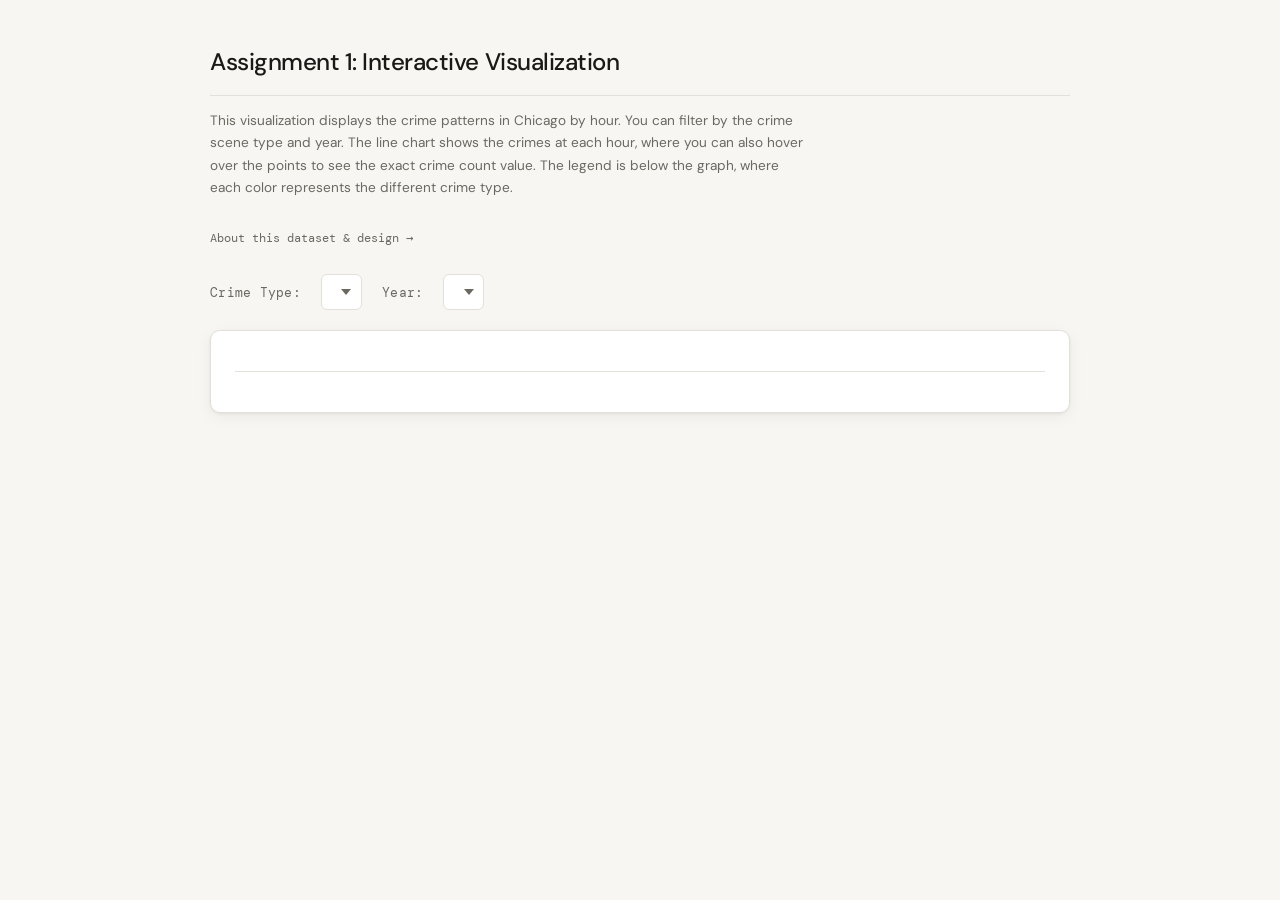
<file: index.html>
<!DOCTYPE html>
<html lang="en">

<head>
    <meta charset="UTF-8">
    <meta name="viewport" content="width=device-width, initial-scale=1.0">
    <title>Assignment 1: Interactive Visualization</title>
    <link rel="stylesheet" href="css/styles.css">
</head>

<body>

    <div class="container"> <!-- Centers content and sets max width -->
        <h1>Assignment 1: Interactive Visualization</h1>
        <p id="description">
            This visualization displays the crime patterns in Chicago by hour. You can filter by the crime scene type and year.
            The line chart shows the crimes at each hour, where you can also hover over the points to see the exact crime count value.
            The legend is below the graph, where each color represents the different crime type.
        </p>
        <a href="about.html" id="about-link">About this dataset &amp; design →</a>
        <div id="controls">
            Crime Type: <select id="crimeType" class="variable">All Crime Types</select>
            Year: <select id="crimeYear" class="variable"></select>
        </div>

        <div class="vis-container">
            <div id="vis"></div>
            <div id="legend"></div>
        </div>
    </div>



    <!-- Load D3.js -->
    <script src="https://d3js.org/d3.v7.min.js"></script>
    <script src="js/script.js"></script>
</body>

</html>
</file>
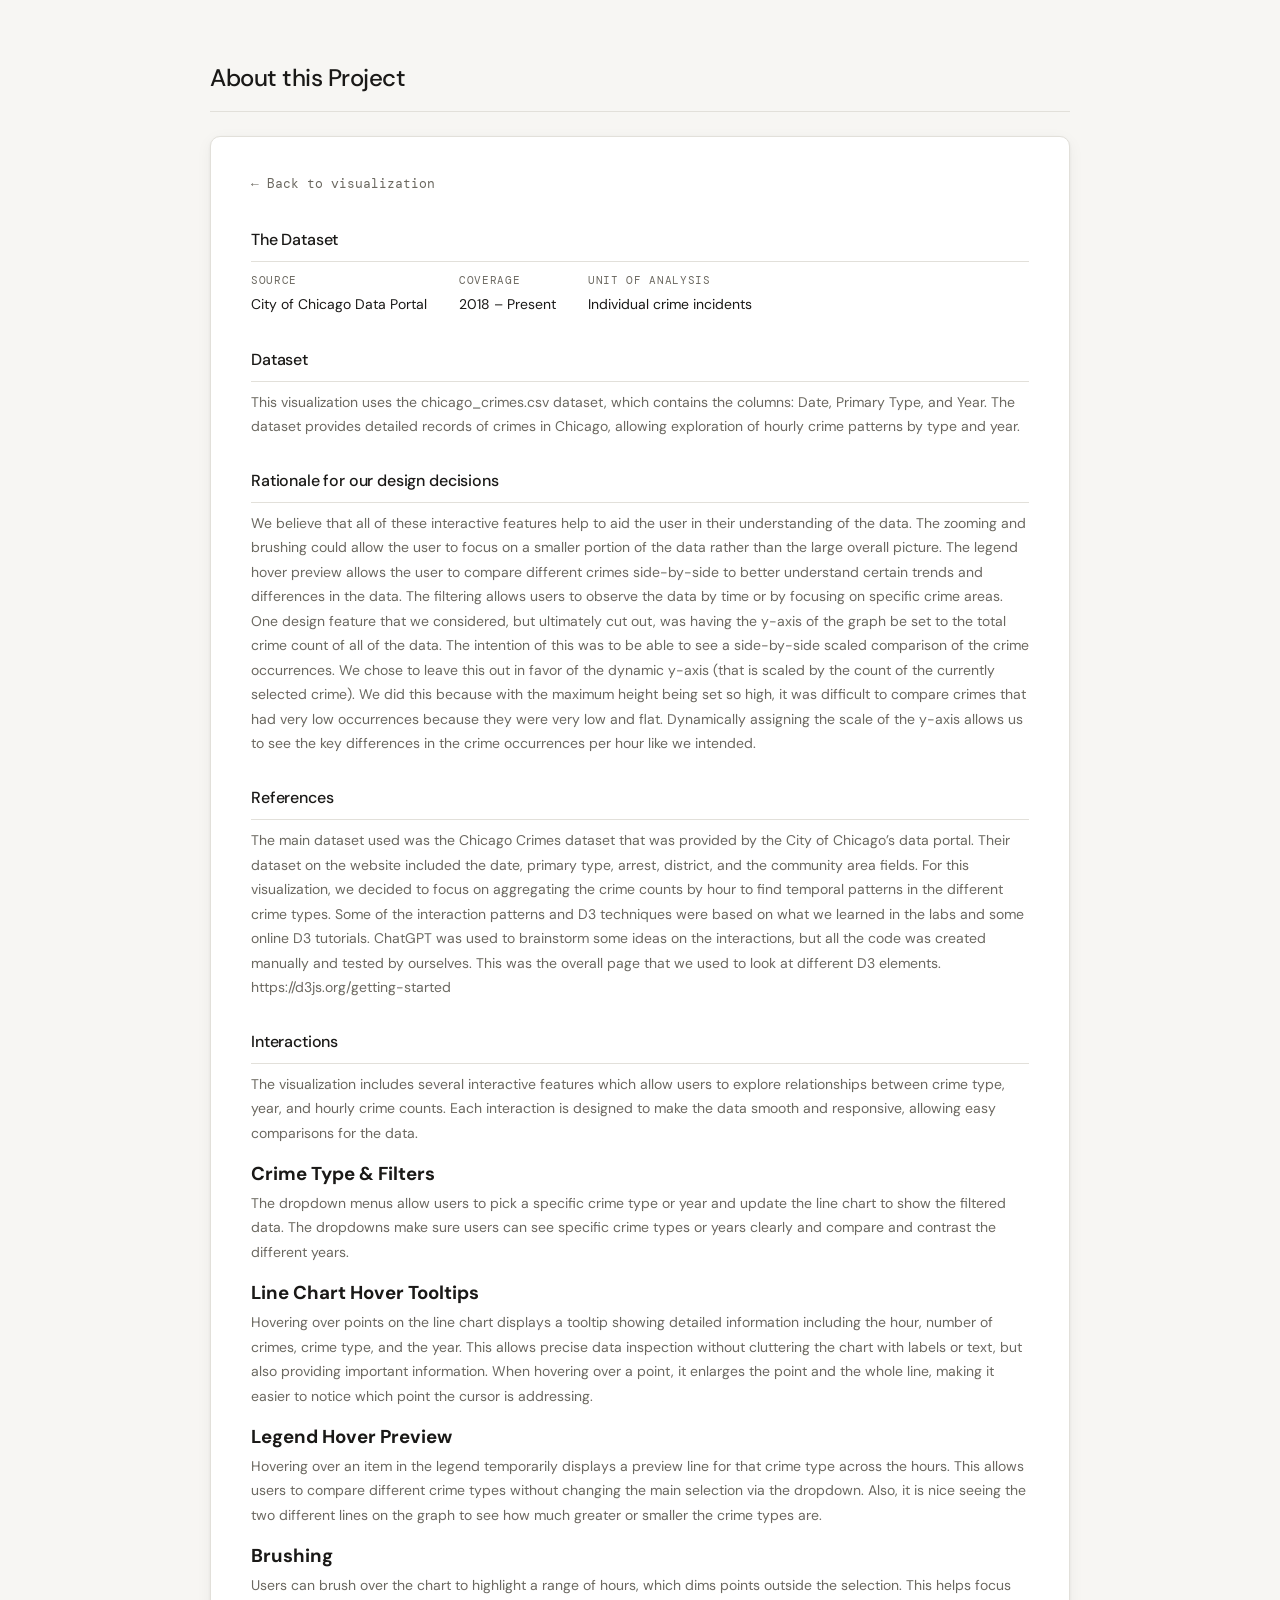
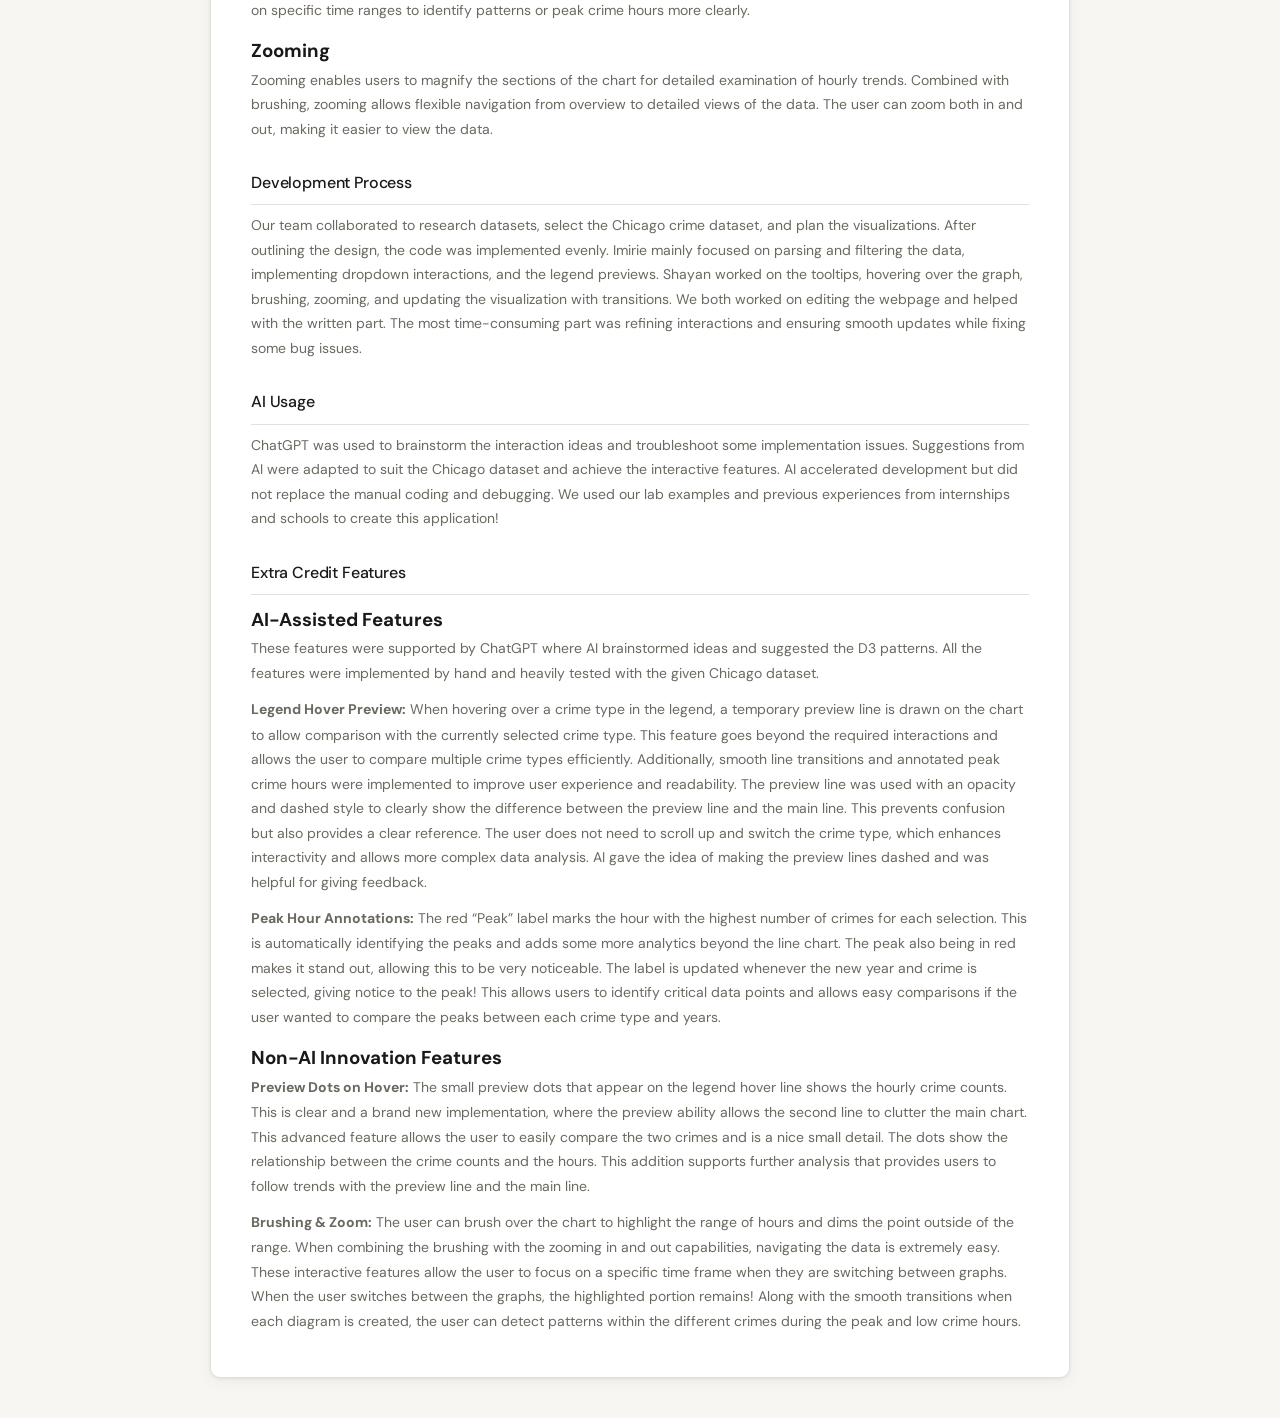
<file: about.html>
<!DOCTYPE html>
<html lang="en">

<head>
    <meta charset="UTF-8">
    <meta name="viewport" content="width=device-width, initial-scale=1.0">
    <title>About — Chicago Crime Visualization</title>
    <link rel="stylesheet" href="css/styles.css">
</head>

<body>

    <div class="container"> 
        <h1 style="margin-top: 1rem;">About this Project</h1>
        
        <div class="about-content">

            <a href="index.html" class="back-link">← Back to visualization</a>
        
            <h2>The Dataset</h2>
            <div class="meta-row">
                <div class="meta-item">
                    <span class="meta-label">Source</span>
                    <span class="meta-value">City of Chicago Data Portal</span>
                </div>
                <div class="meta-item">
                    <span class="meta-label">Coverage</span>
                    <span class="meta-value">2018 – Present</span>
                </div>
                <div class="meta-item">
                    <span class="meta-label">Unit of Analysis</span>
                    <span class="meta-value">Individual crime incidents</span>
                </div>
            </div>


            <h2>Dataset</h2>
            <p>
                This visualization uses the chicago_crimes.csv dataset, which contains the columns: Date, Primary Type, and Year. The
                dataset provides detailed records of crimes in Chicago, allowing exploration of hourly crime patterns by type and year.
            </p>

            <h2>Rationale for our design decisions</h2>
            <p>
                We believe that all of these interactive features help to aid the user in their understanding of the data. The zooming
                and brushing could allow the user to focus on a smaller portion of the data rather than the large overall picture. The
                legend hover preview allows the user to compare different crimes side-by-side to better understand certain trends and
                differences in the data. The filtering allows users to observe the data by time or by focusing on specific crime areas.
                One design feature that we considered, but ultimately cut out, was having the y-axis of the graph be set to the total
                crime count of all of the data. The intention of this was to be able to see a side-by-side scaled comparison of the
                crime occurrences. We chose to leave this out in favor of the dynamic y-axis (that is scaled by the count of the
                currently selected crime). We did this because with the maximum height being set so high, it was difficult to compare
                crimes that had very low occurrences because they were very low and flat. Dynamically assigning the scale of the y-axis
                allows us to see the key differences in the crime occurrences per hour like we intended.
            </p>

            <h2>References</h2>
            <p>
                The main dataset used was the Chicago Crimes dataset that was provided by the City of Chicago’s data portal. Their
                dataset on the website included the date, primary type, arrest, district, and the community area fields. For this
                visualization, we decided to focus on aggregating the crime counts by hour to find temporal patterns in the different
                crime types.
                Some of the interaction patterns and D3 techniques were based on what we learned in the labs and some online D3
                tutorials. ChatGPT was used to brainstorm some ideas on the interactions, but all the code was created manually and
                tested by ourselves.
                
                This was the overall page that we used to look at different D3 elements. https://d3js.org/getting-started
            </p>

            <h2>Interactions</h2>
            <p>
                The visualization includes several interactive features which allow users to explore relationships between crime type,
                year, and hourly crime counts. Each interaction is designed to make the data smooth and responsive, allowing easy
                comparisons for the data.
            </p>
            <h3>Crime Type & Filters</h3>
            <p>
                The dropdown menus allow users to pick a specific crime type or year and update the line chart to show the filtered
                data. The dropdowns make sure users can see specific crime types or years clearly and compare and contrast the different
                years.
            </p>
            <h3>Line Chart Hover Tooltips</h3>
            <p>
                Hovering over points on the line chart displays a tooltip showing detailed information including the hour, number of
                crimes, crime type, and the year. This allows precise data inspection without cluttering the chart with labels or text,
                but also providing important information. When hovering over a point, it enlarges the point and the whole line, making
                it easier to notice which point the cursor is addressing.
            </p>
            <h3>Legend Hover Preview</h3>
            <p>
                Hovering over an item in the legend temporarily displays a preview line for that crime type across the hours. This
                allows users to compare different crime types without changing the main selection via the dropdown. Also, it is nice
                seeing the two different lines on the graph to see how much greater or smaller the crime types are.
            </p>
            <h3>Brushing</h3>
            <p>
                Users can brush over the chart to highlight a range of hours, which dims points outside the selection. This helps focus
                on specific time ranges to identify patterns or peak crime hours more clearly.
            </p>
            <h3>Zooming</h3>
            <p>
                Zooming enables users to magnify the sections of the chart for detailed examination of hourly trends. Combined with
                brushing, zooming allows flexible navigation from overview to detailed views of the data. The user can zoom both in and
                out, making it easier to view the data.
            </p>
            <h2>Development Process</h2>
            <p>
                Our team collaborated to research datasets, select the Chicago crime dataset, and plan the visualizations. After
                outlining the design, the code was implemented evenly. Imirie mainly focused on parsing and filtering the data,
                implementing dropdown interactions, and the legend previews. Shayan worked on the tooltips, hovering over the graph,
                brushing, zooming, and updating the visualization with transitions. We both worked on editing the webpage and helped
                with the written part. The most time-consuming part was refining interactions and ensuring smooth updates while fixing
                some bug issues.
            </p>
            <h2>AI Usage</h2>
            <p>
                ChatGPT was used to brainstorm the interaction ideas and troubleshoot some implementation issues. Suggestions from AI
                were adapted to suit the Chicago dataset and achieve the interactive features. AI accelerated development but did not
                replace the manual coding and debugging. We used our lab examples and previous experiences from internships and schools
                to create this application!
            </p>
            <h2>Extra Credit Features</h2>
            <h3>AI-Assisted Features</h3>
            <p>
                These features were supported by ChatGPT where AI brainstormed ideas and suggested the D3 patterns. All the features
                were implemented by hand and heavily tested with the given Chicago dataset.
            </p>
            <p>
                <b>Legend Hover Preview:</b> When hovering over a crime type in the legend, a temporary preview line is drawn on the chart to allow comparison with
                the currently selected crime type. This feature goes beyond the required interactions and allows the user to compare
                multiple crime types efficiently. Additionally, smooth line transitions and annotated peak crime hours were implemented
                to improve user experience and readability. The preview line was used with an opacity and dashed style to clearly show
                the difference between the preview line and the main line. This prevents confusion but also provides a clear reference.
                The user does not need to scroll up and switch the crime type, which enhances interactivity and allows more complex data
                analysis. AI gave the idea of making the preview lines dashed and was helpful for giving feedback.
            </p>
            <p>
                <b>Peak Hour Annotations:</b> The red “Peak” label marks the hour with the highest number of crimes for each selection. This is automatically
                identifying the peaks and adds some more analytics beyond the line chart. The peak also being in red makes it stand out,
                allowing this to be very noticeable. The label is updated whenever the new year and crime is selected, giving notice to
                the peak! This allows users to identify critical data points and allows easy comparisons if the user wanted to compare
                the peaks between each crime type and years.
            </p>
            <h3>Non-AI Innovation Features</h3>
            <p>
                <b>Preview Dots on Hover:</b> The small preview dots that appear on the legend hover line shows the hourly crime counts. This is clear and a brand new
                implementation, where the preview ability allows the second line to clutter the main chart. This advanced feature allows
                the user to easily compare the two crimes and is a nice small detail. The dots show the relationship between the crime
                counts and the hours. This addition supports further analysis that provides users to follow trends with the preview line
                and the main line.
            </p>
            <p>
                <b>Brushing & Zoom:</b> The user can brush over the chart to highlight the range of hours and dims the point outside of the range. When
                combining the brushing with the zooming in and out capabilities, navigating the data is extremely easy. These
                interactive features allow the user to focus on a specific time frame when they are switching between graphs. When the
                user switches between the graphs, the highlighted portion remains! Along with the smooth transitions when each diagram
                is created, the user can detect patterns within the different crimes during the peak and low crime hours.
            </p>
        </div>
        
    </div>
</body>

</html>
</file>
<file: css/styles.css>
@import url('https://fonts.googleapis.com/css2?family=DM+Sans:wght@300;400;500&family=DM+Mono:wght@400;500&display=swap');

:root {
    --bg: #f7f6f3;
    --surface: #ffffff;
    --border: #e2e0da;
    --text-primary: #1a1917;
    --text-secondary: #6b6860;
    --accent: #c0392b;
    --shadow: 0 1px 3px rgba(0, 0, 0, 0.06), 0 4px 16px rgba(0, 0, 0, 0.05);
}

* {
    box-sizing: border-box;
    margin: 0;
    padding: 0;
    line-height: 1.8;
}

#about-link {
    display: inline-block;
    font-size: 0.78rem;
    font-family: 'DM Mono', monospace;
    color: var(--text-secondary);
    text-decoration: none;
    margin-bottom: 1.25rem;
    transition: color 0.15s;
}

#about-link:hover {
    color: var(--text-primary);
}

body {
    background-color: var(--bg);
    color: var(--text-primary);
    font-family: 'DM Sans', sans-serif;
    min-height: 100vh;
    padding: 2.5rem 1rem;
}

.container {
    max-width: 860px;
    margin: 0 auto;
}

/* Header */
h1 {
    font-family: 'DM Sans', sans-serif;
    font-weight: bold;
    font-weight: 500;
    font-size: 1.5rem;
    letter-spacing: -0.02em;
    color: var(--text-primary);
    margin-bottom: 0.5rem;
    padding-bottom: 0.75rem;
    border-bottom: 1px solid var(--border);
}

#description {
    font-size: 0.85rem;
    line-height: 1.65;
    color: var(--text-secondary);
    margin: 0.85rem 0 1.5rem;
    max-width: 600px;
}

/* Controls */
#controls {
    display: flex;
    align-items: center;
    gap: 1.25rem;
    margin-bottom: 1.25rem;
    font-size: 0.8rem;
    color: var(--text-secondary);
    font-family: 'DM Mono', monospace;
    letter-spacing: 0.02em;
}

#controls select {
    font-family: 'DM Sans', sans-serif;
    font-size: 0.8rem;
    color: var(--text-primary);
    background: var(--surface);
    border: 1px solid var(--border);
    border-radius: 6px;
    padding: 0.35rem 0.65rem;
    cursor: pointer;
    outline: none;
    transition: border-color 0.15s, box-shadow 0.15s;
    appearance: none;
    -webkit-appearance: none;
    background-image: url("data:image/svg+xml,%3Csvg xmlns='http://www.w3.org/2000/svg' width='10' height='6' viewBox='0 0 10 6'%3E%3Cpath d='M0 0l5 6 5-6z' fill='%236b6860'/%3E%3C/svg%3E");
    background-repeat: no-repeat;
    background-position: right 0.6rem center;
    padding-right: 1.8rem;
}

#controls select:focus {
    border-color: #aaa;
    box-shadow: 0 0 0 3px rgba(0, 0, 0, 0.06);
}

/* Visualization wrapper */
.vis-container {
    background: var(--surface);
    border: 1px solid var(--border);
    border-radius: 10px;
    padding: 1.25rem 1.5rem 1.5rem;
    box-shadow: var(--shadow);
}

#vis {
    position: relative;
}

#vis svg {
    display: block;
    margin: 0 auto;
}

/* Axis & chart text */
.axis text {
    font-family: 'DM Mono', monospace;
    font-size: 11px;
    fill: var(--text-secondary);
}

.axis path,
.axis line {
    stroke: var(--border);
}

.labels {
    font-family: 'DM Sans', sans-serif;
    font-size: 12px;
    fill: var(--text-secondary);
    letter-spacing: 0.03em;
}

/* Legend */
#legend {
    margin-top: 1.25rem;
    padding-top: 1rem;
    border-top: 1px solid var(--border);
    display: grid;
    grid-template-columns: repeat(auto-fill, minmax(160px, 1fr));
    gap: 6px 12px;
}

.legend-item {
    display: flex;
    align-items: center;
    gap: 7px;
    padding: 4px 7px;
    border-radius: 5px;
    font-size: 11.5px;
    color: var(--text-secondary);
    cursor: pointer;
    transition: background 0.15s, color 0.15s;
}

.legend-item:hover {
    background: var(--bg);
    color: var(--text-primary);
}

.legend-color {
    width: 10px;
    height: 10px;
    border-radius: 2px;
    flex-shrink: 0;
}

/* Tooltip */
#vis>div {
    font-family: 'DM Mono', monospace !important;
    font-size: 11px !important;
    background: var(--text-primary) !important;
    color: #fff !important;
    border: none !important;
    border-radius: 6px !important;
    padding: 8px 10px !important;
    line-height: 1.7 !important;
    pointer-events: none;
    box-shadow: 0 4px 12px rgba(0, 0, 0, 0.15) !important;
}

.about-content {
    background: var(--surface);
    border: 1px solid var(--border);
    border-radius: 10px;
    padding: 2rem 2.5rem;
    box-shadow: var(--shadow);
    margin-top: 1.5rem;
}

.about-content h2 {
    font-size: 1rem;
    font-weight: 500;
    letter-spacing: -0.01em;
    color: var(--text-primary);
    margin: 1.75rem 0 0.5rem;
    padding-bottom: 0.4rem;
    border-bottom: 1px solid var(--border);
}

.about-content h2:first-child {
    margin-top: 0;
}

.about-content p {
    font-size: 0.875rem;
    line-height: 1.75;
    color: var(--text-secondary);
    margin-bottom: 0.75rem;
}

.about-content ul {
    margin: 0.5rem 0 0.75rem 1.25rem;
    font-size: 0.875rem;
    line-height: 1.75;
    color: var(--text-secondary);
}

.about-content ul li {
    margin-bottom: 0.25rem;
}

.meta-row {
    display: flex;
    gap: 2rem;
    flex-wrap: wrap;
    margin-bottom: 0.5rem;
}

.meta-item {
    display: flex;
    flex-direction: column;
    gap: 2px;
}

.meta-label {
    font-family: 'DM Mono', monospace;
    font-size: 0.7rem;
    letter-spacing: 0.06em;
    text-transform: uppercase;
    color: var(--text-secondary);
}

.meta-value {
    font-size: 0.875rem;
    color: var(--text-primary);
}

#about-link {
    display: inline-block;
    margin-bottom: 1.5rem;
}

.back-link {
    display: inline-flex;
    align-items: center;
    gap: 4px;
    font-size: 0.8rem;
    color: var(--text-secondary);
    text-decoration: none;
    font-family: 'DM Mono', monospace;
    transition: color 0.15s;
}

.back-link:hover {
    color: var(--text-primary);
}
</file>
